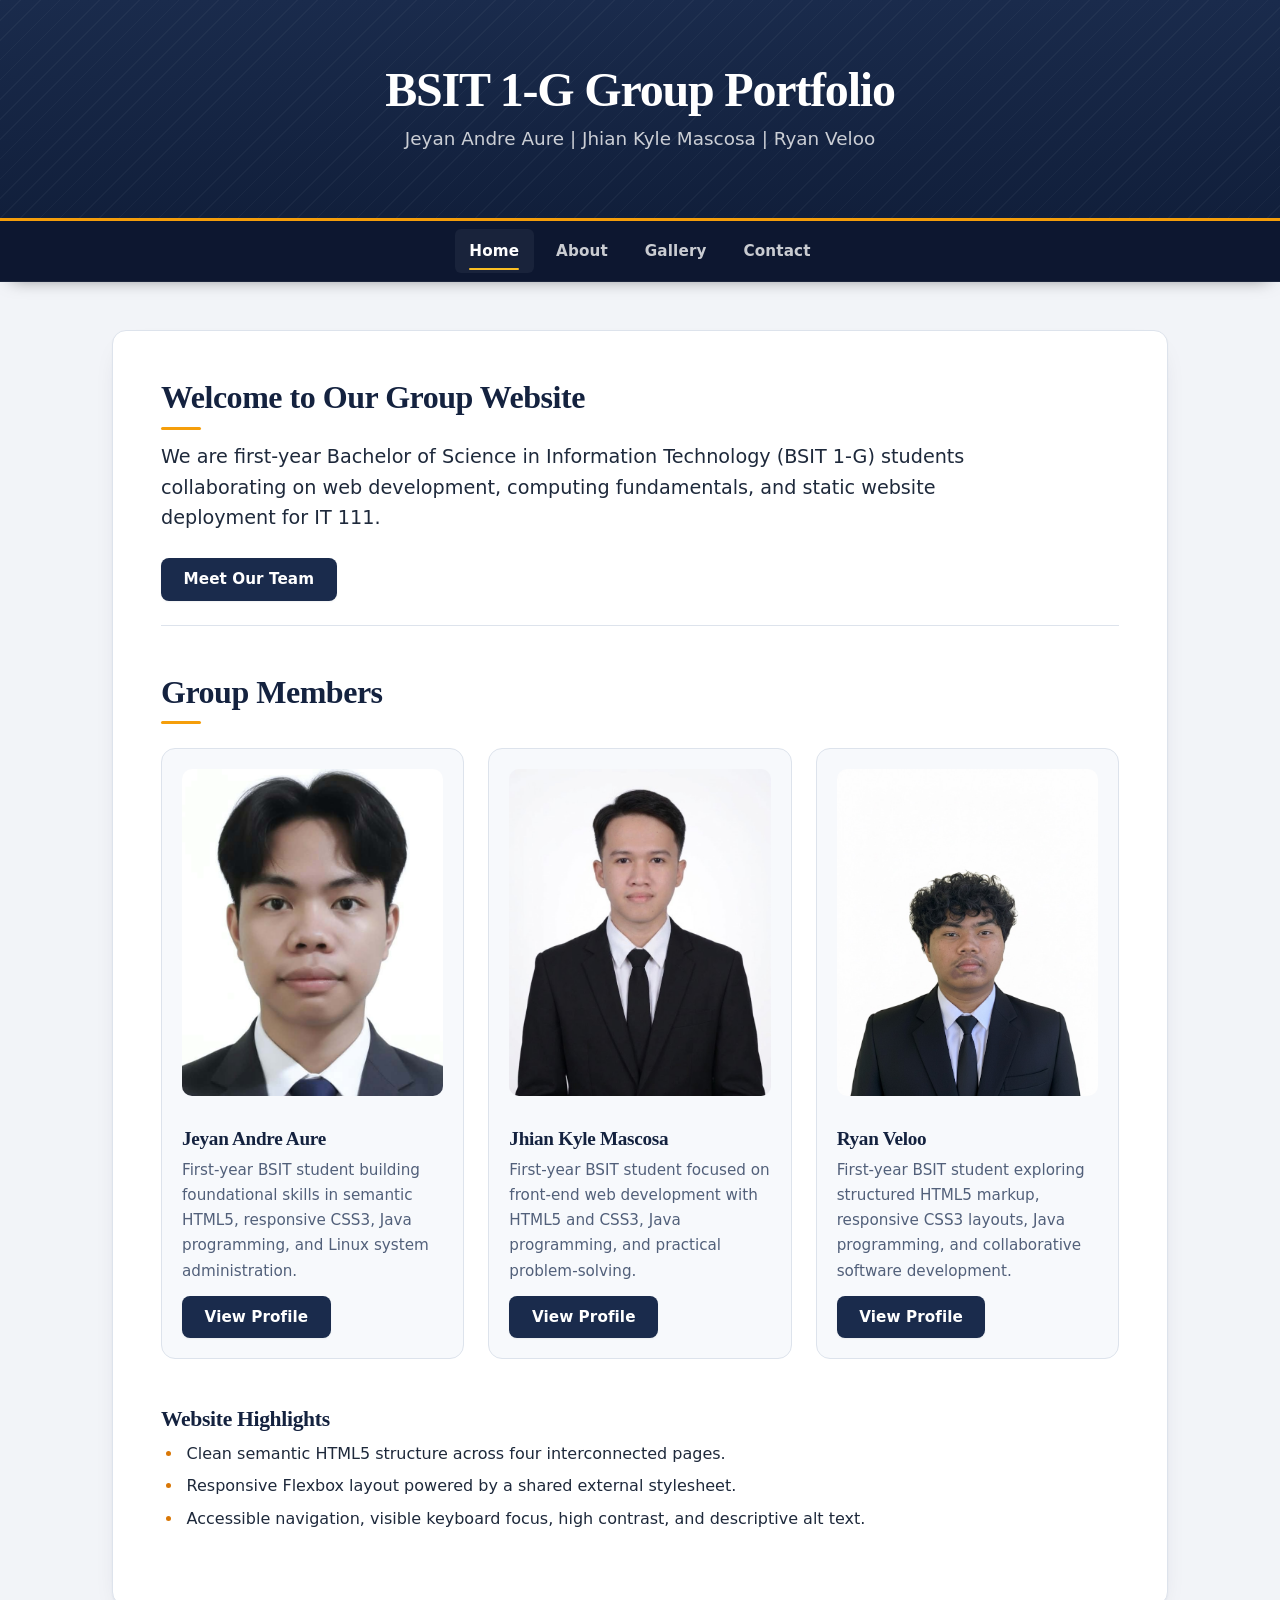
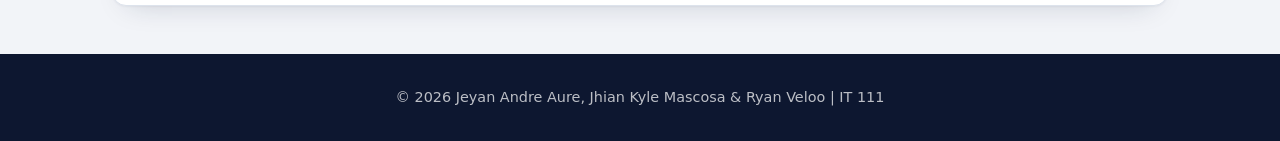
<file: student-website/index.html>
<!DOCTYPE html>
<html lang="en">
<head>
    <meta charset="UTF-8">
    <meta name="viewport" content="width=device-width, initial-scale=1.0">
    <title>Home | BSIT 1-G Group Portfolio</title>
    <link rel="stylesheet" href="css/style.css">
</head>
<body>

    <header>
        <h1>BSIT 1-G Group Portfolio</h1>
        <p>Jeyan Andre Aure | Jhian Kyle Mascosa | Ryan Veloo</p>
    </header>

    <nav aria-label="Main navigation">
        <a href="index.html" class="active">Home</a>
        <a href="about.html">About</a>
        <a href="gallery.html">Gallery</a>
        <a href="contact.html">Contact</a>
    </nav>

    <main>
        <section class="intro-box">
            <h2>Welcome to Our Group Website</h2>
            <p>We are first-year Bachelor of Science in Information Technology (BSIT 1-G) students collaborating on web development, computing fundamentals, and static website deployment for IT 111.</p>
            <a href="about.html" class="btn">Meet Our Team</a>
        </section>

        <section>
            <h2>Group Members</h2>
            <div class="card-grid">
                <div class="card">
                    <div>
                        <img src="images/JeyanPic.jpg" alt="Portrait photo of Jeyan Andre Aure" width="300" height="300" loading="lazy">
                        <h3>Jeyan Andre Aure</h3>
                        <p>First-year BSIT student building foundational skills in semantic HTML5, responsive CSS3, Java programming, and Linux system administration.</p>
                    </div>
                    <a href="about.html#jeyan" class="btn">View Profile</a>
                </div>

                <div class="card">
                    <div>
                        <img src="images/JhianPic.png" alt="Portrait photo of Jhian Kyle Mascosa" width="300" height="300" loading="lazy">
                        <h3>Jhian Kyle Mascosa</h3>                
                        <p>First-year BSIT student focused on front-end web development with HTML5 and CSS3, Java programming, and practical problem-solving.</p>
                    </div>
                    <a href="about.html#jhian" class="btn">View Profile</a>
                </div>

                <div class="card">
                    <div>
                        <img src="images/VelooPic.jpg" alt="Portrait photo of Ryan Veloo" width="300" height="300" loading="lazy">
                        <h3>Ryan Veloo</h3>
                        <p>First-year BSIT student exploring structured HTML5 markup, responsive CSS3 layouts, Java programming, and collaborative software development.</p>
                    </div>
                    <a href="about.html#ryan" class="btn">View Profile</a>
                </div>
            </div>
        </section>

        <section>
            <h3>Website Highlights</h3>
            <ul>
                <li>Clean semantic HTML5 structure across four interconnected pages.</li>
                <li>Responsive Flexbox layout powered by a shared external stylesheet.</li>
                <li>Accessible navigation, visible keyboard focus, high contrast, and descriptive alt text.</li>
            </ul>
        </section>
    </main>

    <footer>
        <p>&copy; 2026 Jeyan Andre Aure, Jhian Kyle Mascosa &amp; Ryan Veloo | IT 111</p>
    </footer>

</body>
</html>
</file>
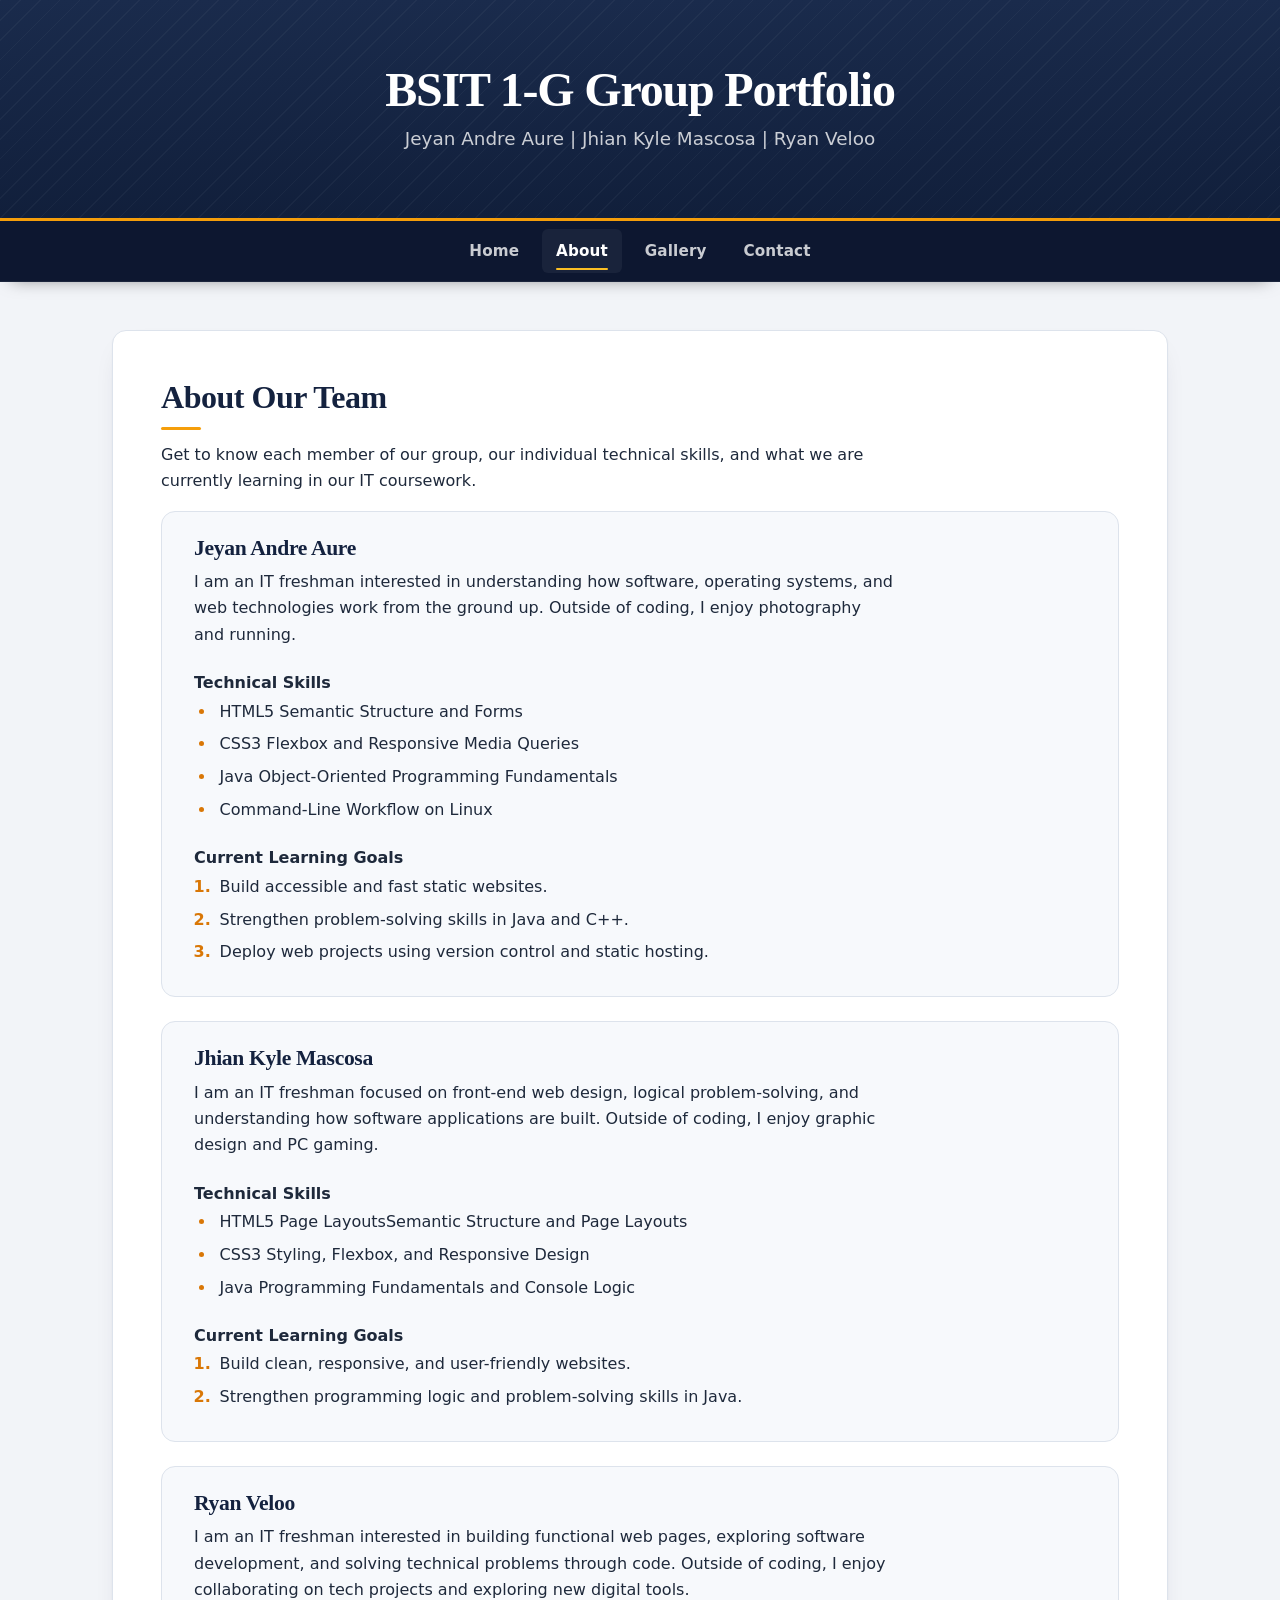
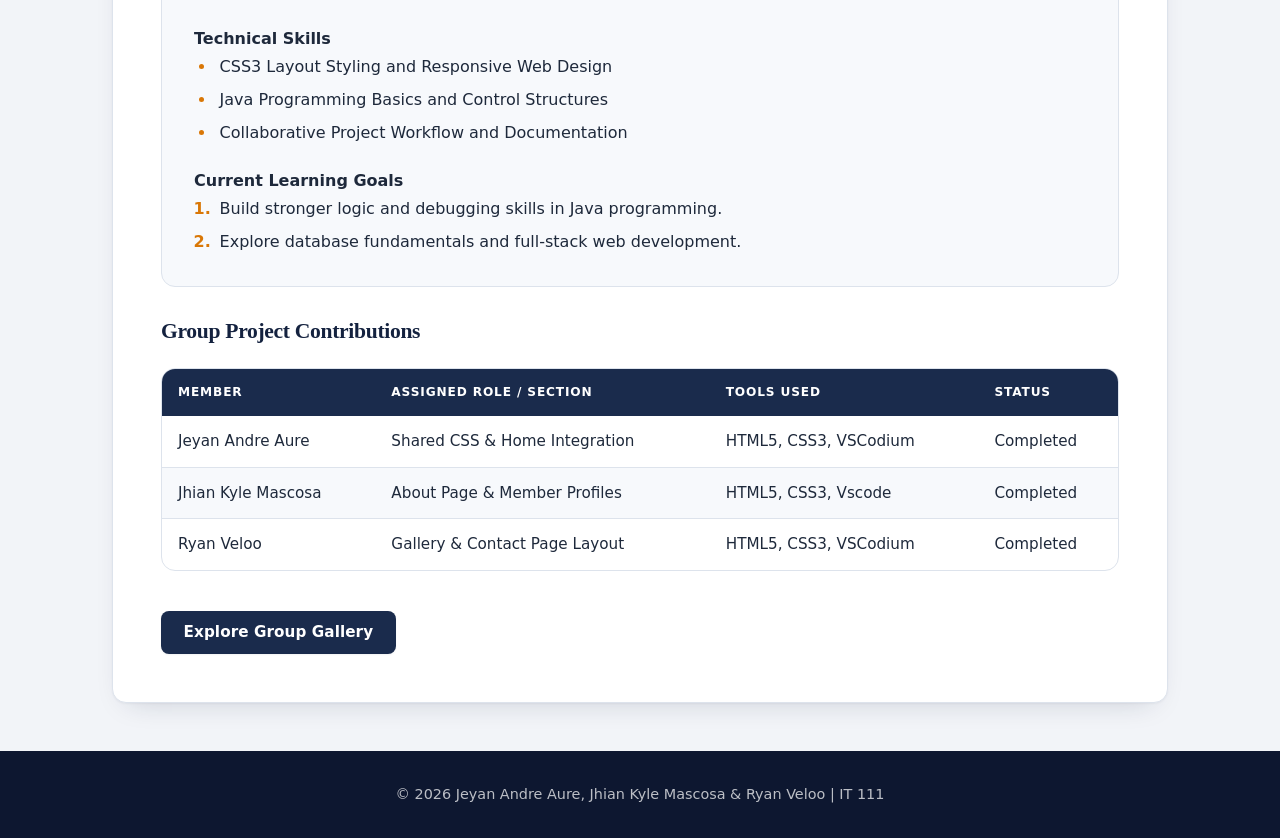
<file: student-website/about.html>
<!DOCTYPE html>
<html lang="en">
<head>
    <meta charset="UTF-8">
    <meta name="viewport" content="width=device-width, initial-scale=1.0">
    <title>About | BSIT 1-G Group Portfolio</title>
    <link rel="stylesheet" href="css/style.css">
</head>
<body>

    <header>
        <h1>BSIT 1-G Group Portfolio</h1>
        <p>Jeyan Andre Aure | Jhian Kyle Mascosa | Ryan Veloo</p>
    </header>

    <nav aria-label="Main navigation">
        <a href="index.html">Home</a>
        <a href="about.html" class="active">About</a>
        <a href="gallery.html">Gallery</a>
        <a href="contact.html">Contact</a>
    </nav>

    <main>
        <h2>About Our Team</h2>
        <p>Get to know each member of our group, our individual technical skills, and what we are currently learning in our IT coursework.</p>

        <section id="jeyan" class="member-section">
            <h3>Jeyan Andre Aure</h3>
            <p>I am an IT freshman interested in understanding how software, operating systems, and web technologies work from the ground up. Outside of coding, I enjoy photography and running.</p>

            <h4>Technical Skills</h4>
            <ul>
                <li>HTML5 Semantic Structure and Forms</li>
                <li>CSS3 Flexbox and Responsive Media Queries</li>
                <li>Java Object-Oriented Programming Fundamentals</li>
                <li>Command-Line Workflow on Linux</li>
            </ul>

            <h4>Current Learning Goals</h4>
            <ol>
                <li>Build accessible and fast static websites.</li>
                <li>Strengthen problem-solving skills in Java and C++.</li>
                <li>Deploy web projects using version control and static hosting.</li>
            </ol>
        </section>

        <section id="jhian" class="member-section">
            <h3>Jhian Kyle Mascosa</h3>
            <p>I am an IT freshman focused on front-end web design, logical problem-solving, and understanding how software applications are built. Outside of coding, I enjoy graphic design and PC gaming.</p>

            <h4>Technical Skills</h4>
            <ul>
                <li>HTML5 Page LayoutsSemantic Structure and Page Layouts</li>
                <li>CSS3 Styling, Flexbox, and Responsive Design</li>
                <li>Java Programming Fundamentals and Console Logic</li>
            </ul>

            <h4>Current Learning Goals</h4>
            <ol>
                <li>Build clean, responsive, and user-friendly websites.</li>
                <li>Strengthen programming logic and problem-solving skills in Java.</li>
            </ol>
        </section>

        <section id="ryan" class="member-section">
            <h3>Ryan Veloo</h3>
            <p>I am an IT freshman interested in building functional web pages, exploring software development, and solving technical problems through code. Outside of coding, I enjoy collaborating on tech projects and exploring new digital tools.</p>

            <h4>Technical Skills</h4>
            <ul>
                <li>CSS3 Layout Styling and Responsive Web Design</li>
                <li>Java Programming Basics and Control Structures</li>
                <li>Collaborative Project Workflow and Documentation</li>
            </ul>

            <h4>Current Learning Goals</h4>
            <ol>
                <li>Build stronger logic and debugging skills in Java programming.</li>
                <li>Explore database fundamentals and full-stack web development.</li>
            </ol>
        </section>

        <h3>Group Project Contributions</h3>
        <table>
            <thead>
                <tr>
                    <th>Member</th>
                    <th>Assigned Role / Section</th>
                    <th>Tools Used</th>
                    <th>Status</th>
                </tr>
            </thead>
            <tbody>
                <tr>
                    <td>Jeyan Andre Aure</td>
                    <td>Shared CSS &amp; Home Integration</td>
                    <td>HTML5, CSS3, VSCodium</td>
                    <td>Completed</td>
                </tr>
                <tr>
                    <td>Jhian Kyle Mascosa</td>
                    <td>About Page &amp; Member Profiles</td>
                    <td>HTML5, CSS3, Vscode</td>
                    <td>Completed</td>
                </tr>
                <tr>
                    <td>Ryan Veloo</td>
                    <td>Gallery &amp; Contact Page Layout</td>
                    <td>HTML5, CSS3, VSCodium</td>
                     <td>Completed</td>
                </tr>
            </tbody>
        </table>

        <a href="gallery.html" class="btn">Explore Group Gallery</a>
    </main>

    <footer>
        <p>&copy; 2026 Jeyan Andre Aure, Jhian Kyle Mascosa &amp; Ryan Veloo | IT 111</p>
    </footer>

</body>
</html>
</file>
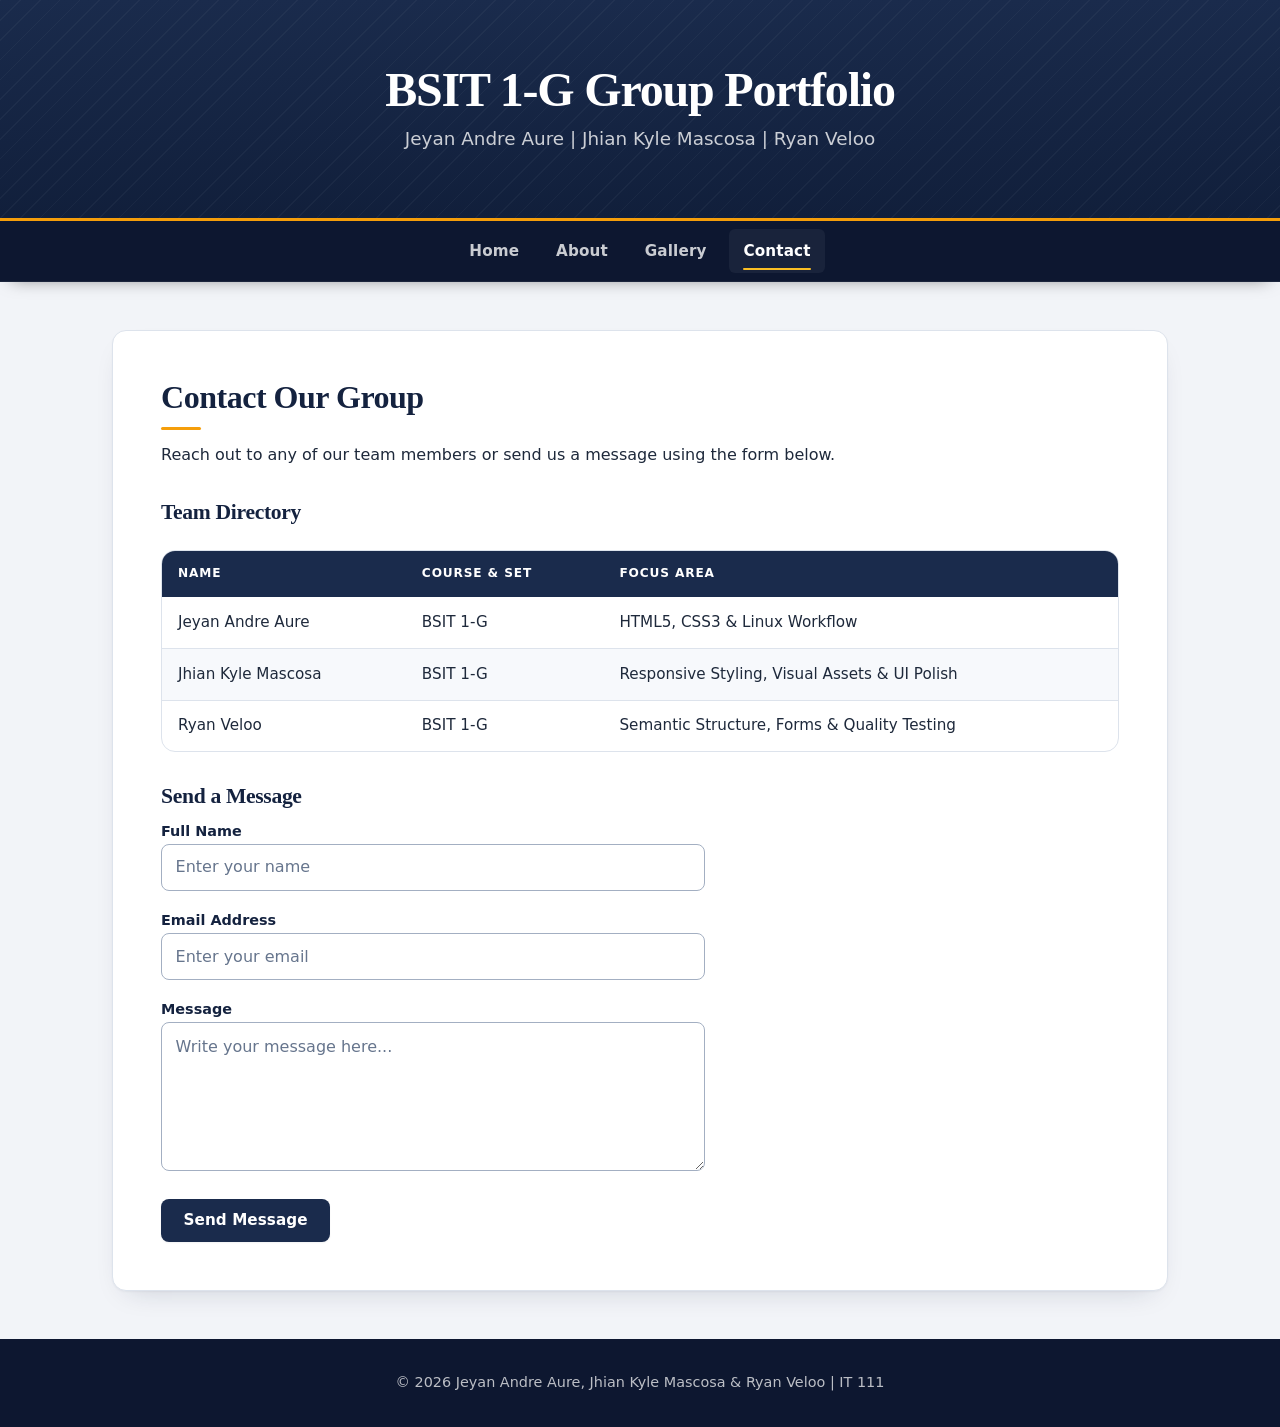
<file: student-website/contact.html>
<!DOCTYPE html>
<html lang="en">
<head>
    <meta charset="UTF-8">
    <meta name="viewport" content="width=device-width, initial-scale=1.0">
    <title>Contact | BSIT 1-G Group Portfolio</title>
    <link rel="stylesheet" href="css/style.css">
</head>
<body>

    <header>
        <h1>BSIT 1-G Group Portfolio</h1>
        <p>Jeyan Andre Aure | Jhian Kyle Mascosa | Ryan Veloo</p>
    </header>

    <nav aria-label="Main navigation">
        <a href="index.html">Home</a>
        <a href="about.html">About</a>
        <a href="gallery.html">Gallery</a>
        <a href="contact.html" class="active">Contact</a>
    </nav>

    <main>
        <h2>Contact Our Group</h2>
        <p>Reach out to any of our team members or send us a message using the form below.</p>

        <h3>Team Directory</h3>
        <table>
            <thead>
                <tr>
                    <th>Name</th>
                    <th>Course &amp; Set</th>
                    <th>Focus Area</th>
                </tr>
            </thead>
            <tbody>
                <tr>
                    <td>Jeyan Andre Aure</td>
                    <td>BSIT 1-G</td>
                    <td>HTML5, CSS3 &amp; Linux Workflow</td>
                </tr>
                <tr>
                    <td>Jhian Kyle Mascosa</td>
                    <td>BSIT 1-G</td>
                    <td>Responsive Styling, Visual Assets & UI Polish</td>
                </tr>
                <tr>
                    <td>Ryan Veloo</td>
                    <td>BSIT 1-G</td>
                    <td>Semantic Structure, Forms & Quality Testing</td>
                </tr>
            </tbody>
        </table>

        <h3>Send a Message</h3>
        <form action="#" method="post">
            <div>
                <label for="name">Full Name</label>
                <input type="text" id="name" name="name" placeholder="Enter your name" required>
            </div>

            <div>
                <label for="email">Email Address</label>
                <input type="email" id="email" name="email" placeholder="Enter your email" required>
            </div>

            <div>
                <label for="message">Message</label>
                <textarea id="message" name="message" rows="5" placeholder="Write your message here..." required></textarea>
            </div>

            <button type="submit" class="btn">Send Message</button>
        </form>
    </main>

    <footer>
        <p>&copy; 2026 Jeyan Andre Aure, Jhian Kyle Mascosa &amp; Ryan Veloo | IT 111</p>
    </footer>

</body>
</html>
</file>
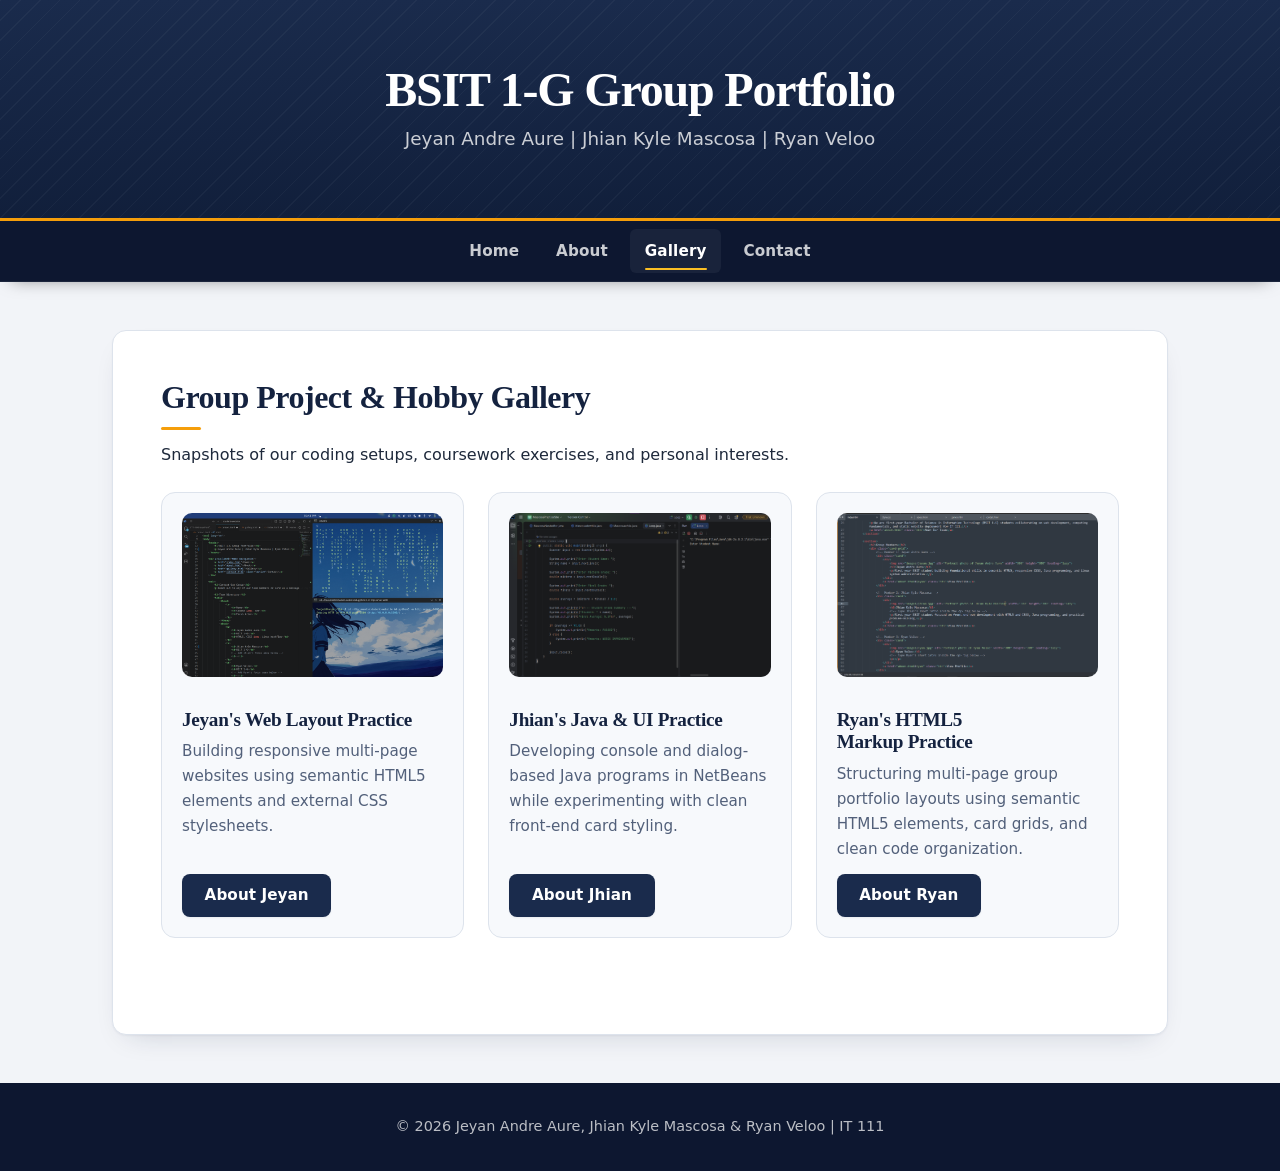
<file: student-website/gallery.html>
<!DOCTYPE html>
<html lang="en">
<head>
    <meta charset="UTF-8">
    <meta name="viewport" content="width=device-width, initial-scale=1.0">
    <title>Gallery | BSIT 1-G Group Portfolio</title>
    <link rel="stylesheet" href="css/style.css">
</head>
<body>

    <header>
        <h1>BSIT 1-G Group Portfolio</h1>
        <p>Jeyan Andre Aure | Jhian Kyle Mascosa | Ryan Veloo</p>
    </header>

    <nav aria-label="Main navigation">
        <a href="index.html">Home</a>
        <a href="about.html">About</a>
        <a href="gallery.html" class="active">Gallery</a>
        <a href="contact.html">Contact</a>
    </nav>

    <main>
        <h2>Group Project &amp; Hobby Gallery</h2>
        <p>Snapshots of our coding setups, coursework exercises, and personal interests.</p>

        <div class="card-grid">
            
            <div class="card">
                <div>
                    <img src="images/Jeyannn.png" alt="Desktop coding workspace running Linux and VSCodium" width="400" height="250" loading="lazy">
                    <h3>Jeyan's Web Layout Practice</h3>
                    <p>Building responsive multi-page websites using semantic HTML5 elements and external CSS stylesheets.</p>
                </div>
                <a href="about.html#jeyan" class="btn">About Jeyan</a>
            </div>

            
            <div class="card">
                <div>
                    <img src="images/Mascosaflow.png" alt="Jhian Kyle Mascosa" width="400" height="250" loading="lazy">
                    
                    <h3>Jhian's Java &amp; UI Practice</h3>
                    <p>Developing console and dialog-based Java programs in NetBeans while experimenting with clean front-end card styling.</p>
                </div>
                <a href="about.html#jhian" class="btn">About Jhian</a>
            </div>

           
            <div class="card">
                <div>
                    <img src="images/VelooFlow.png" alt="Ryan Veloo" width="400" height="250" loading="lazy">
                    <h3>Ryan's HTML5 Markup Practice</h3>
                    <p>Structuring multi-page group portfolio layouts using semantic HTML5 elements, card grids, and clean code organization.</p>
                </div>
                <a href="about.html#ryan" class="btn">About Ryan</a>
            </div>
        </div>
    </main>

    <footer>
        <p>&copy; 2026 Jeyan Andre Aure, Jhian Kyle Mascosa &amp; Ryan Veloo | IT 111</p>
    </footer>

</body>
</html>
</file>
<file: student-website/css/style.css>
:root {
    color-scheme: light dark;

    --navy-950: #0d1730;
    --navy-900: #111f3b;
    --navy-800: #1a2b4c;
    --navy-700: #243b67;
    --navy-600: #2c4a82;
    --amber-300: #fcd34d;
    --amber-400: #fbbf24;
    --amber-500: #f59e0b;
    --amber-600: #d97706;

    
    --bg: #f2f4f8;
    --surface: #ffffff;
    --surface-2: #f7f9fc;
    --border: #dde3ec;
    --border-strong: #b9c3d3;
    --text: #1e293b;
    --text-muted: #52607a;
    --text-subtle: #66758d;
    --heading: #14223f;
    --link: #2c4a82;
    --link-hover: #14223f;
    --danger: #b42318;
    --focus: #d97706;

    
    --btn-bg: var(--navy-800);
    --btn-fg: #ffffff;
    --btn-hover: var(--navy-600);
    --thead-bg: var(--navy-800);
    --thead-fg: #ffffff;
    --row-hover: #eef3fb;
    --field-bg: #ffffff;
    --field-border: #a3afc2;
    --accent-control: var(--navy-700);

    
    --shadow-sm: 0 1px 2px rgba(17, 31, 59, 0.06);
    --shadow-md: 0 1px 2px rgba(17, 31, 59, 0.04),
                 0 12px 28px -16px rgba(17, 31, 59, 0.22);
    --shadow-lg: 0 2px 4px rgba(17, 31, 59, 0.05),
                 0 18px 36px -18px rgba(17, 31, 59, 0.32);

    
    --font-body: "Inter", system-ui, -apple-system, "Segoe UI", Roboto,
                 "Helvetica Neue", Arial, sans-serif;
    --font-display: "Fraunces", "Source Serif 4", "Iowan Old Style",
                    "Palatino Linotype", Palatino, "Book Antiqua", Georgia, serif;
    --font-mono: ui-monospace, "SF Mono", "Cascadia Code", Menlo, Consolas, monospace;

    
    --s-1: 0.25rem;
    --s-2: 0.5rem;
    --s-3: 0.75rem;
    --s-4: 1rem;
    --s-5: 1.5rem;
    --s-6: 2rem;
    --s-7: 3rem;

    
    --radius: 14px;
    --radius-sm: 8px;
    --max: 66rem;
    --gutter: clamp(1rem, 4vw, 2rem);

    /* Motion */
    --ease: cubic-bezier(0.2, 0.7, 0.2, 1);
    --t: 160ms;
}



*,
*::before,
*::after {
    box-sizing: border-box;
    margin: 0;
    padding: 0;
}

html {
    -webkit-text-size-adjust: 100%;
    text-size-adjust: 100%;
    scroll-padding-top: 5rem;
}

body {
    min-height: 100vh;
    min-height: 100dvh;
    display: flex;
    flex-direction: column;
    font-family: var(--font-body);
    font-size: 1rem;
    line-height: 1.65;
    color: var(--text);
    background-color: var(--bg);
    -webkit-font-smoothing: antialiased;
    -moz-osx-font-smoothing: grayscale;
    text-rendering: optimizeLegibility;
}

::selection {
    background: var(--amber-400);
    color: var(--navy-950);
}

img,
svg,
video {
    max-width: 100%;
}

img {
    height: auto;
    display: block;
    border-radius: 10px;
}


:focus-visible {
    outline: 3px solid var(--focus);
    outline-offset: 3px;
}

:focus:not(:focus-visible) {
    outline: none;
}


header,
nav,
footer {
    --focus: var(--amber-400);
}



h1,
h2,
h3 {
    font-family: var(--font-display);
    font-weight: 700;
    line-height: 1.18;
    letter-spacing: -0.015em;
    color: var(--heading);
    text-wrap: balance;
}

h2 {
    font-size: clamp(1.5rem, 1.25rem + 1vw, 2rem);
    margin: var(--s-7) 0 var(--s-3);
}

h3 {
    font-size: clamp(1.15rem, 1.05rem + 0.4vw, 1.35rem);
    margin: var(--s-6) 0 var(--s-2);
}

h4 {
    font-size: 1rem;
    font-weight: 700;
    line-height: 1.4;
    color: var(--text);
    margin: var(--s-5) 0 var(--s-1);
}


:is(main, .intro-box, .member-section, .card) > :first-child {
    margin-top: 0;
}

main h2::after {
    content: "";
    display: block;
    width: 2.5rem;
    height: 3px;
    margin-top: 0.6rem;
    background: var(--amber-500);
    border-radius: 2px;
}

p {
    margin-bottom: var(--s-4);
    max-width: 70ch;
    text-wrap: pretty;
}

p:last-child {
    margin-bottom: 0;
}

strong,
b {
    font-weight: 650;
}

small {
    font-size: 0.875rem;
    color: var(--text-muted);
}

a {
    color: var(--link);
    text-decoration-thickness: 1px;
    text-underline-offset: 0.2em;
    transition: color var(--t) var(--ease),
                text-decoration-color var(--t) var(--ease);
}

a:hover {
    color: var(--link-hover);
    text-decoration-thickness: 2px;
}

ul,
ol {
    margin: 0 0 var(--s-5);
    padding-left: 1.4rem;
}

li {
    margin-bottom: 0.4rem;
    padding-left: 0.2rem;
}

li::marker {
    color: var(--amber-600);
    font-weight: 700;
}

ul ul,
ol ol,
ul ol,
ol ul {
    margin: 0.4rem 0 0;
}

nav ul,
footer ul {
    list-style: none;
    margin: 0;
    padding: 0;
}

blockquote {
    margin: var(--s-5) 0;
    padding: var(--s-1) 0 var(--s-1) var(--s-5);
    border-left: 3px solid var(--amber-500);
    font-family: var(--font-display);
    font-size: 1.2rem;
    line-height: 1.5;
    color: var(--heading);
}

hr {
    border: 0;
    height: 1px;
    background: var(--border);
    margin: var(--s-6) 0;
}

code,
kbd {
    font-family: var(--font-mono);
    font-size: 0.9em;
    padding: 0.15em 0.4em;
    background: var(--surface-2);
    border: 1px solid var(--border);
    border-radius: 5px;
}

figcaption {
    margin-top: var(--s-2);
    font-size: 0.875rem;
    color: var(--text-muted);
}

header {
    position: relative;
    text-align: center;
    color: #ffffff;
    padding: clamp(2rem, 6vw, 4rem) var(--gutter);
    background:
        repeating-linear-gradient(
            135deg,
            rgba(255, 255, 255, 0.035) 0 1px,
            transparent 1px 14px
        ),
        linear-gradient(180deg, var(--navy-800) 0%, var(--navy-900) 100%);
    border-bottom: 3px solid var(--amber-500);
}

header h1 {
    color: #ffffff;
    font-size: clamp(1.9rem, 1.3rem + 2.8vw, 3rem);
    line-height: 1.08;
    letter-spacing: -0.025em;
    margin: 0 0 var(--s-2);
}

header p {
    margin-inline: auto;
    font-size: clamp(1rem, 0.95rem + 0.3vw, 1.15rem);
    color: rgba(255, 255, 255, 0.78);
}

header img {
    margin-inline: auto;
}

nav {
    display: flex;
    flex-wrap: wrap;
    justify-content: center;
    gap: var(--s-1) var(--s-2);
    padding: var(--s-2) var(--gutter);
    background: var(--navy-950);
    border-bottom: 1px solid rgba(255, 255, 255, 0.06);
    box-shadow: 0 8px 18px -12px rgba(0, 0, 0, 0.55);
}

nav a {
    position: relative;
    padding: 0.6rem 0.9rem;
    font-size: 0.95rem;
    font-weight: 600;
    letter-spacing: 0.01em;
    color: rgba(255, 255, 255, 0.78);
    text-decoration: none;
    border-radius: 6px;
    transition: color var(--t) var(--ease), background-color var(--t) var(--ease);
}


nav a::after {
    content: "";
    position: absolute;
    left: 0.9rem;
    right: 0.9rem;
    bottom: 0.2rem;
    height: 2px;
    background: var(--amber-400);
    border-radius: 2px;
    transform: scaleX(0);
    transform-origin: left center;
    transition: transform 220ms var(--ease);
}

nav a:hover {
    color: #ffffff;
    background-color: rgba(255, 255, 255, 0.07);
}

nav a.active,
nav a[aria-current="page"] {
    color: #ffffff;
    background-color: rgba(255, 255, 255, 0.05);
}

nav a.active::after,
nav a[aria-current="page"]::after {
    transform: scaleX(1);
}

main {
    flex: 1 0 auto;
    width: min(100% - (var(--gutter) * 2), var(--max));
    margin: clamp(1.25rem, 4vw, 3rem) auto;
    padding: clamp(1.25rem, 4vw, 3rem);
    background-color: var(--surface);
    border: 1px solid var(--border);
    border-radius: var(--radius);
    box-shadow: var(--shadow-md);
}

.intro-box {
    margin-bottom: var(--s-6);
    padding-bottom: var(--s-5);
    border-bottom: 1px solid var(--border);
}

.intro-box p {
    font-size: clamp(1.05rem, 1rem + 0.3vw, 1.2rem);
    line-height: 1.6;
}

footer {
    margin-top: auto;
    padding: var(--s-6) var(--gutter);
    text-align: center;
    font-size: 0.9rem;
    color: rgba(255, 255, 255, 0.72);
    background-color: var(--navy-950);
}

footer p {
    margin-inline: auto;
}

footer a {
    color: #ffffff;
}

footer a:hover {
    color: var(--amber-400);
}

.btn,
form button,
form input[type="submit"] {
    display: inline-flex;
    align-items: center;
    justify-content: center;
    gap: var(--s-2);
    margin-top: var(--s-2);
    padding: 0.7rem 1.35rem;
    font: inherit;
    font-size: 0.95rem;
    font-weight: 650;
    line-height: 1.2;
    letter-spacing: 0.005em;
    color: var(--btn-fg);
    background-color: var(--btn-bg);
    border: 1px solid transparent;
    border-radius: var(--radius-sm);
    text-decoration: none;
    cursor: pointer;
    box-shadow: var(--shadow-sm);
    transition: background-color var(--t) var(--ease),
                transform var(--t) var(--ease),
                box-shadow var(--t) var(--ease);
}

.btn:hover,
form button:hover,
form input[type="submit"]:hover {
    color: var(--btn-fg);
    background-color: var(--btn-hover);
    text-decoration: none;
    transform: translateY(-1px);
    box-shadow: var(--shadow-md);
}

.btn:active,
form button:active,
form input[type="submit"]:active {
    transform: translateY(0);
    box-shadow: var(--shadow-sm);
}

.btn:disabled,
.btn[aria-disabled="true"],
form button:disabled {
    opacity: 0.5;
    cursor: not-allowed;
    transform: none;
}

.btn--accent {
    --btn-bg: var(--amber-400);
    --btn-fg: var(--navy-950);
    --btn-hover: var(--amber-300);
}

.btn--ghost {
    --btn-fg: var(--heading);
    --btn-hover: var(--surface-2);
    background-color: transparent;
    border-color: var(--border-strong);
    box-shadow: none;
}


table {
    width: 100%;
    margin: var(--s-5) 0 var(--s-6);
    border-collapse: separate;
    border-spacing: 0;
    overflow: hidden;
    font-size: 0.95rem;
    font-variant-numeric: tabular-nums;
    background-color: var(--surface);
    border: 1px solid var(--border);
    border-radius: var(--radius);
}

caption {
    caption-side: top;
    padding-bottom: var(--s-3);
    text-align: left;
    font-weight: 650;
    color: var(--text-muted);
}

th,
td {
    padding: 0.8rem 1rem;
    text-align: left;
    vertical-align: top;
    border-bottom: 1px solid var(--border);
}

th {
    font-size: 0.76rem;
    font-weight: 700;
    letter-spacing: 0.07em;
    text-transform: uppercase;
    white-space: nowrap;
    color: var(--thead-fg);
    background-color: var(--thead-bg);
    border-bottom-color: var(--thead-bg);
}


th[scope="row"] {
    font-size: inherit;
    font-weight: 650;
    letter-spacing: normal;
    text-transform: none;
    white-space: normal;
    color: var(--heading);
    background: none;
    border-bottom-color: var(--border);
}

tr:last-child > td,
tr:last-child > th[scope="row"] {
    border-bottom: 0;
}

tbody tr:nth-child(even) {
    background-color: var(--surface-2);
}

tbody tr {
    transition: background-color var(--t) var(--ease);
}

tbody tr:hover {
    background-color: var(--row-hover);
}

.card-grid {
    --card-pad: 1.25rem;
    display: grid;
    grid-template-columns: repeat(auto-fit, minmax(min(100%, 16rem), 1fr));
    gap: var(--s-5);
    margin: var(--s-5) 0 var(--s-7);
}

.card {
    display: flex;
    flex-direction: column;
    gap: var(--s-3);
    padding: var(--card-pad);
    overflow: hidden;
    background-color: var(--surface-2);
    border: 1px solid var(--border);
    border-radius: var(--radius);
    transition: transform 220ms var(--ease),
                box-shadow 220ms var(--ease),
                border-color 220ms var(--ease);
}

.card > * {
    margin: 0;
}

.card img {
    display: block;
    width: 100%;
    height: auto;
    aspect-ratio: 4 / 5;
    object-fit: cover;
    object-position: center 15%; 
    border-radius: 10px;
}

main > p + .card-grid .card img {
    aspect-ratio: 16 / 10;
    object-position: top left;
}

.card h3 {
    font-size: 1.2rem;
}

.card p {
    font-size: 0.95rem;
    color: var(--text-muted);
}


.card > .btn {
    align-self: flex-start;
    margin-top: auto;
}

.card:focus-within {
    border-color: var(--border-strong);
}

@media (hover: hover) {
    .card:hover {
        transform: translateY(-3px);
        border-color: var(--border-strong);
        box-shadow: var(--shadow-lg);
    }
}

.member-section {
    margin-bottom: var(--s-5);
    padding: var(--s-5) var(--s-6);
    background-color: var(--surface-2);
    border: 1px solid var(--border);
    border-radius: var(--radius);
}

.member-section > :last-child {
    margin-bottom: 0;
}

form {
    display: flex;
    flex-direction: column;
    gap: var(--s-4);
    max-width: 34rem;
}

fieldset {
    border: 1px solid var(--border);
    border-radius: var(--radius-sm);
    padding: var(--s-4) var(--s-5);
}

legend {
    padding: 0 var(--s-2);
    font-weight: 650;
    color: var(--heading);
}

label {
    font-size: 0.9rem;
    font-weight: 650;
    color: var(--heading);
}


form > label:has(+ :is(input, textarea, select)) {
    margin-bottom: calc(var(--s-2) * -1);
}

input,
textarea,
select {
    width: 100%;
    padding: 0.7rem 0.85rem;
    font: inherit;
    font-size: 1rem;
    line-height: 1.4;
    color: var(--text);
    background-color: var(--field-bg);
    border: 1px solid var(--field-border);
    border-radius: var(--radius-sm);
    transition: border-color var(--t) var(--ease), box-shadow var(--t) var(--ease);
}

input:hover,
textarea:hover,
select:hover {
    border-color: var(--text-muted);
}

input:focus,
textarea:focus,
select:focus {
    border-color: var(--navy-600);
}

input:user-invalid,
textarea:user-invalid,
select:user-invalid {
    border-color: var(--danger);
}

input::placeholder,
textarea::placeholder {
    color: var(--text-subtle);
    opacity: 1;
}

input:disabled,
textarea:disabled,
select:disabled {
    opacity: 0.6;
    cursor: not-allowed;
    background-color: var(--surface-2);
}

textarea {
    min-height: 9rem;
    resize: vertical;
    line-height: 1.55;
}

input[type="checkbox"],
input[type="radio"] {
    width: 1.1rem;
    height: 1.1rem;
    padding: 0;
    accent-color: var(--accent-control);
}

form .btn,
form button,
form input[type="submit"] {
    align-self: flex-start;
    width: auto;
    margin-top: var(--s-1);
}

.visually-hidden {
    position: absolute;
    width: 1px;
    height: 1px;
    margin: -1px;
    padding: 0;
    overflow: hidden;
    clip: rect(0, 0, 0, 0);
    white-space: nowrap;
    border: 0;
}

.skip-link {
    position: absolute;
    top: -4rem;
    left: var(--s-4);
    z-index: 100;
    padding: 0.65rem 1rem;
    font-weight: 700;
    color: var(--navy-950);
    background: var(--amber-400);
    border-radius: 0 0 var(--radius-sm) var(--radius-sm);
    text-decoration: none;
    transition: top var(--t) var(--ease);
}

.skip-link:focus {
    top: 0;
}

@media (min-width: 48em) {
    nav {
        position: sticky;
        top: 0;
        z-index: 50;
    }
}

@media (max-width: 40em) {
    nav a {
        padding: 0.55rem 0.7rem;
    }

    nav a::after {
        left: 0.7rem;
        right: 0.7rem;
    }

    .member-section {
        padding: var(--s-4);
    }

    table {
        display: block;
        overflow-x: auto;
        -webkit-overflow-scrolling: touch;
    }

    form {
        max-width: none;
    }
}

@media screen and (prefers-color-scheme: dark) {
    :root {
        --bg: #0a1120;
        --surface: #101a30;
        --surface-2: #142039;
        --border: #24324f;
        --border-strong: #3a4b6e;
        --text: #dbe3f0;
        --text-muted: #9fadc5;
        --text-subtle: #8191ad;
        --heading: #f1f5fb;
        --link: #9dbcff;
        --link-hover: #ffffff;
        --danger: #ff8a80;
        --focus: var(--amber-400);

        --btn-bg: var(--amber-400);
        --btn-fg: var(--navy-950);
        --btn-hover: var(--amber-300);
        --thead-bg: #1b2b50;
        --thead-fg: #e8eefb;
        --row-hover: #1a2847;
        --field-bg: #0d1628;
        --field-border: #3a4b6e;
        --accent-control: var(--amber-400);

        --shadow-sm: 0 1px 2px rgba(0, 0, 0, 0.35);
        --shadow-md: 0 1px 2px rgba(0, 0, 0, 0.3),
                     0 14px 30px -16px rgba(0, 0, 0, 0.7);
        --shadow-lg: 0 2px 4px rgba(0, 0, 0, 0.3),
                     0 20px 40px -18px rgba(0, 0, 0, 0.8);
    }

    input:focus,
    textarea:focus,
    select:focus {
        border-color: var(--amber-400);
    }

    img {
        filter: brightness(0.92);
    }
}

@media (prefers-reduced-motion: no-preference) {
    html {
        scroll-behavior: smooth;
    }
}

@media (prefers-reduced-motion: reduce) {
    *,
    *::before,
    *::after {
        animation-duration: 0.01ms !important;
        animation-iteration-count: 1 !important;
        transition-duration: 0.01ms !important;
        scroll-behavior: auto !important;
    }

    .card:hover,
    .btn:hover {
        transform: none;
    }
}

@media print {
    body {
        display: block;
        color: #000;
        background: #fff;
        font-size: 11pt;
    }

    nav,
    .skip-link,
    form,
    .btn {
        display: none !important;
    }

    header,
    footer {
        padding: 0 0 var(--s-4);
        color: #000;
        background: none;
        border: 0;
    }

    header h1,
    header p {
        color: #000;
    }

    main {
        width: 100%;
        margin: 0;
        padding: 0;
        border: 0;
        box-shadow: none;
    }

    .card,
    table,
    .member-section {
        break-inside: avoid;
        box-shadow: none;
    }

    a {
        color: #000;
    }

    main a[href^="http"]::after {
        content: " (" attr(href) ")";
        font-size: 0.85em;
        color: #444;
    }
}
</file>
